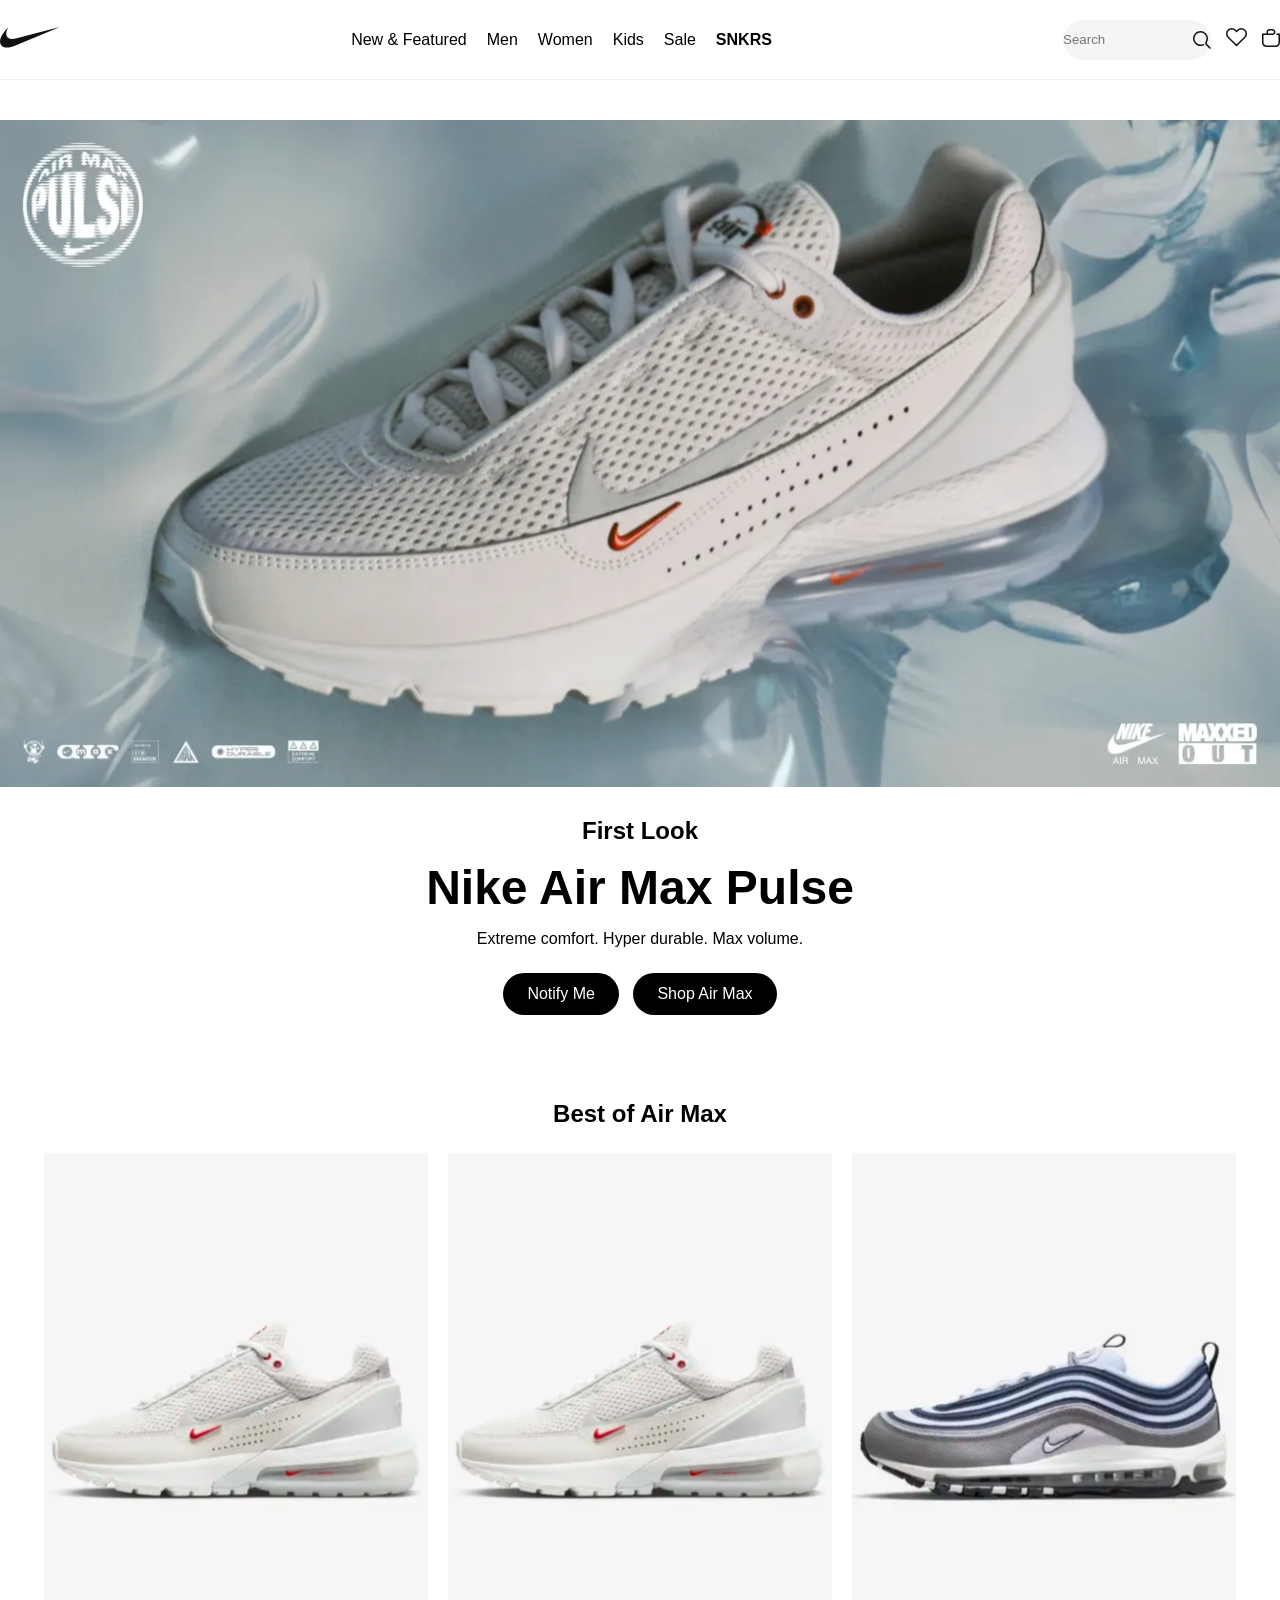
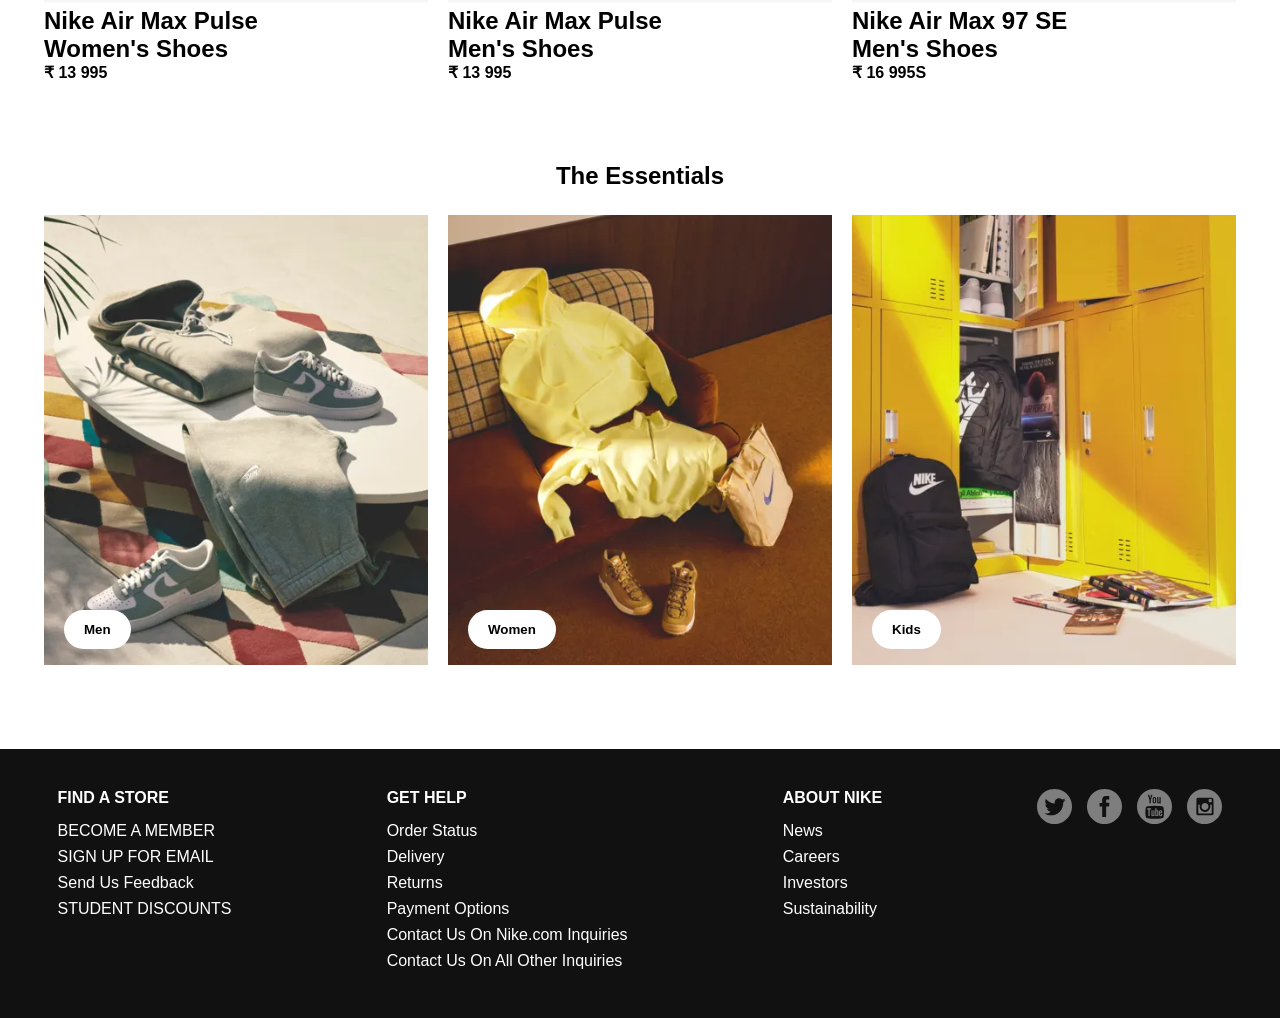
<file: index.html>
<!DOCTYPE html>
<html lang="uk">
<head>
    <meta charset="UTF-8">
    <meta name="viewport" content="width=device-width, initial-scale=1.0">
    <title>Nike Full Page</title>
    <link rel="stylesheet" href="style.css">
</head>
<body>

<header class="header">

    <div class="logo">
        <a href="index.html">
            <img src="img/nike_logo.svg" alt="Nike">
        </a>
    </div>

    <nav class="nav">

        <ul class="nav__list">

            <li>
                <a href="index.html" class="hero-link">
                    New & Featured
                </a>
            </li>

            <li>
                <a href="NikeShop.html#mens" class="hero-link">
                    Men
                </a>
            </li>

            <li>
                <a href="NikeShop.html#womens" class="hero-link">
                    Women
                </a>
            </li>

            <li>Kids</li>
            <li>Sale</li>

            <li>
                <a href="login.html" class="login-link">
                    SNKRS
                </a>
            </li>

        </ul>

    </nav>

    <div class="header-right">

        <div class="search">
            <input type="text" placeholder="Search">
            <img src="img/posuk.svg" alt="">
        </div>

        <div class="header-icons">
            <div>
                <img src="img/love.svg" alt="">
            </div>

            <div>
                <img src="img/Chemodan.svg" alt="">
            </div>
        </div>

    </div>

</header>

<section class="hero">

    <div class="hero__image">
        <img src="img/Nike.svg" alt="">
    </div>

    <div class="hero__content">

        <h2>First Look</h2>

        <h1>Nike Air Max Pulse</h1>

        <p>
            Extreme comfort. Hyper durable. Max volume.
        </p>

        <div class="hero__actions">

            <a href="#" class="btn">
                Notify Me
            </a>

            <a href="NikeShop.html" class="btn">
                Shop Air Max
            </a>

        </div>

    </div>

</section>

<section class="shop-container">

    <h1 class="shop-title">
        Best of Air Max
    </h1>

    <div class="image-wrapper">

        <div class="image-item">
            <img src="img/Nikeshop1.svg" alt="">
            <h2>Nike Air Max Pulse</h2>
            <h2>Women's Shoes</h2>
            <h4>₹ 13 995</h4>
        </div>

        <div class="image-item">
            <img src="img/Nikeshop1.svg" alt="">
            <h2>Nike Air Max Pulse</h2>
            <h2>Men's Shoes</h2>
            <h4>₹ 13 995</h4>
        </div>

        <div class="image-item">
            <img src="img/Nikeshop2.svg" alt="">
            <h2>Nike Air Max 97 SE</h2>
            <h2>Men's Shoes</h2>
            <h4>₹ 16 995S</h4>
        </div>

    </div>

</section>

<section class="shop-container2">

    <h1 class="shop-title">
        The Essentials
    </h1>

    <div class="image-wrapper">

        <div class="image-item essentials-card">
            <img src="img/Nikeshop3.svg" alt="">
            <button class="essentials-btn">Men</button>
        </div>

        <div class="image-item essentials-card">
            <img src="img/Nikeshop4.svg" alt="">
            <button class="essentials-btn">Women</button>
        </div>

        <div class="image-item essentials-card">
            <img src="img/Nikeshop5.svg" alt="">
            <button class="essentials-btn">Kids</button>
        </div>

    </div>

</section>

<footer>

    <div class="footer">

        <div>
            <h4>FIND A STORE</h4>
            <p>BECOME A MEMBER</p>
            <p>SIGN UP FOR EMAIL</p>
            <p>Send Us Feedback</p>
            <p>STUDENT DISCOUNTS</p>
        </div>

        <div>
            <h4>GET HELP</h4>
            <p>Order Status</p>
            <p>Delivery</p>
            <p>Returns</p>
            <p>Payment Options</p>
            <p>Contact Us On Nike.com Inquiries</p>
            <p>Contact Us On All Other Inquiries</p>
        </div>

        <div>
            <h4>ABOUT NIKE</h4>
            <p>News</p>
            <p>Careers</p>
            <p>Investors</p>
            <p>Sustainability</p>
        </div>

        <div class="social">
            <div class="social-icons">

                <div>
                    <img src="img/Twitt_logo.svg" alt="">
                </div>

                <div>
                    <img src="img/Facebook_logo.svg" alt="">
                </div>

                <div>
                    <img src="img/YT_logo.svg" alt="">
                </div>

                <div>
                    <img src="img/Insta_logo.svg" alt="">
                </div>

            </div>
        </div>
    </div>

</footer>

</body>
</html>
</file>
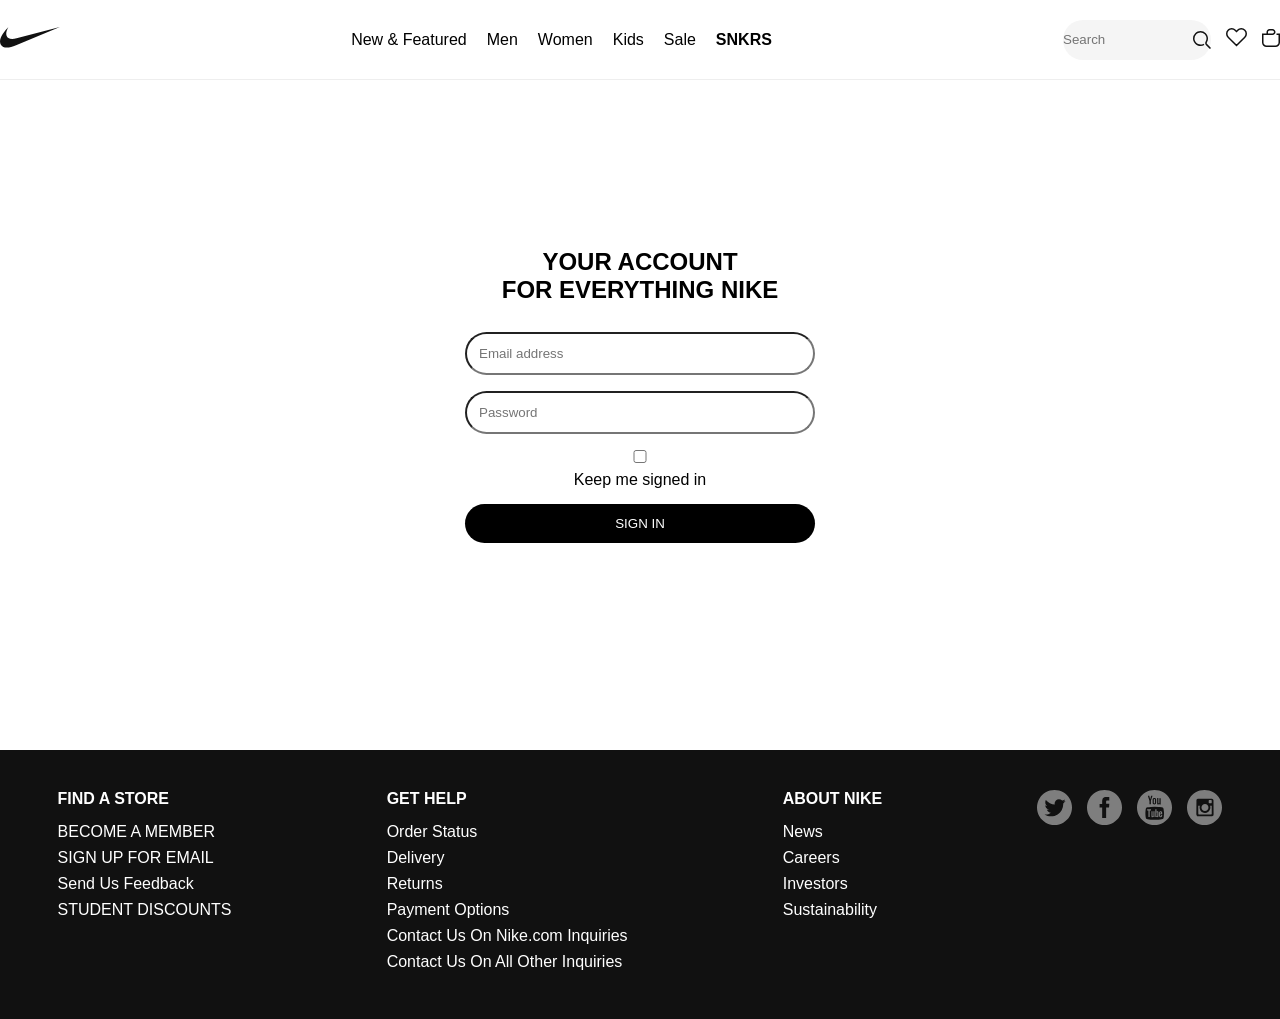
<file: login.html>
<!DOCTYPE html>
<html lang="en">
<head>
    <meta charset="UTF-8">
    <meta name="viewport" content="width=device-width, initial-scale=1.0">
    <title>Login Nike</title>
    <link rel="stylesheet" href="style.css">
</head>
<body>

<header class="header">

    <div class="logo">
        <a href="index.html">
            <img src="img/nike_logo.svg" alt="Nike">
        </a>
    </div>

    <nav class="nav">

        <ul class="nav__list">

            <li>
                <a href="index.html" class="hero-link">
                    New & Featured
                </a>
            </li>

            <li>
                <a href="NikeShop.html#mens" class="hero-link">
                    Men
                </a>
            </li>

            <li>
                <a href="NikeShop.html#womens" class="hero-link">
                    Women
                </a>
            </li>

            <li>Kids</li>
            <li>Sale</li>

            <li>
                <a href="login.html" class="login-link">
                    SNKRS
                </a>
            </li>

        </ul>

    </nav>

    <div class="header-right">

        <div class="search">
            <input type="text" placeholder="Search">
            <img src="img/posuk.svg" alt="">
        </div>

        <div class="header-icons">
            <div>
                <img src="img/love.svg" alt="">
            </div>

            <div>
                <img src="img/Chemodan.svg" alt="">
            </div>
        </div>

    </div>

</header>

<section class="login-section">

    <div class="login-box">

        <h2>
            YOUR ACCOUNT <br>
            FOR EVERYTHING NIKE
        </h2>

        <input type="email" placeholder="Email address">

        <input type="password" placeholder="Password">

        <label>
            <input type="checkbox">
            Keep me signed in
        </label>

        <div class="SignIn">
            <button>SIGN IN</button>
        </div>

    </div>

</section>

<footer>

    <div class="footer">

        <div>
            <h4>FIND A STORE</h4>

            <p>BECOME A MEMBER</p>
            <p>SIGN UP FOR EMAIL</p>
            <p>Send Us Feedback</p>
            <p>STUDENT DISCOUNTS</p>
        </div>

        <div>
            <h4>GET HELP</h4>

            <p>Order Status</p>
            <p>Delivery</p>
            <p>Returns</p>
            <p>Payment Options</p>
            <p>Contact Us On Nike.com Inquiries</p>
            <p>Contact Us On All Other Inquiries</p>
        </div>

        <div>
            <h4>ABOUT NIKE</h4>

            <p>News</p>
            <p>Careers</p>
            <p>Investors</p>
            <p>Sustainability</p>
        </div>

        <div class="social">

            <div class="social-icons">

                <div>
                    <img src="img/Twitt_logo.svg" alt="">
                </div>

                <div>
                    <img src="img/Facebook_logo.svg" alt="">
                </div>

                <div>
                    <img src="img/YT_logo.svg" alt="">
                </div>

                <div>
                    <img src="img/Insta_logo.svg" alt="">
                </div>

            </div>

        </div>

    </div>

</footer>

</body>
</html>
</file>
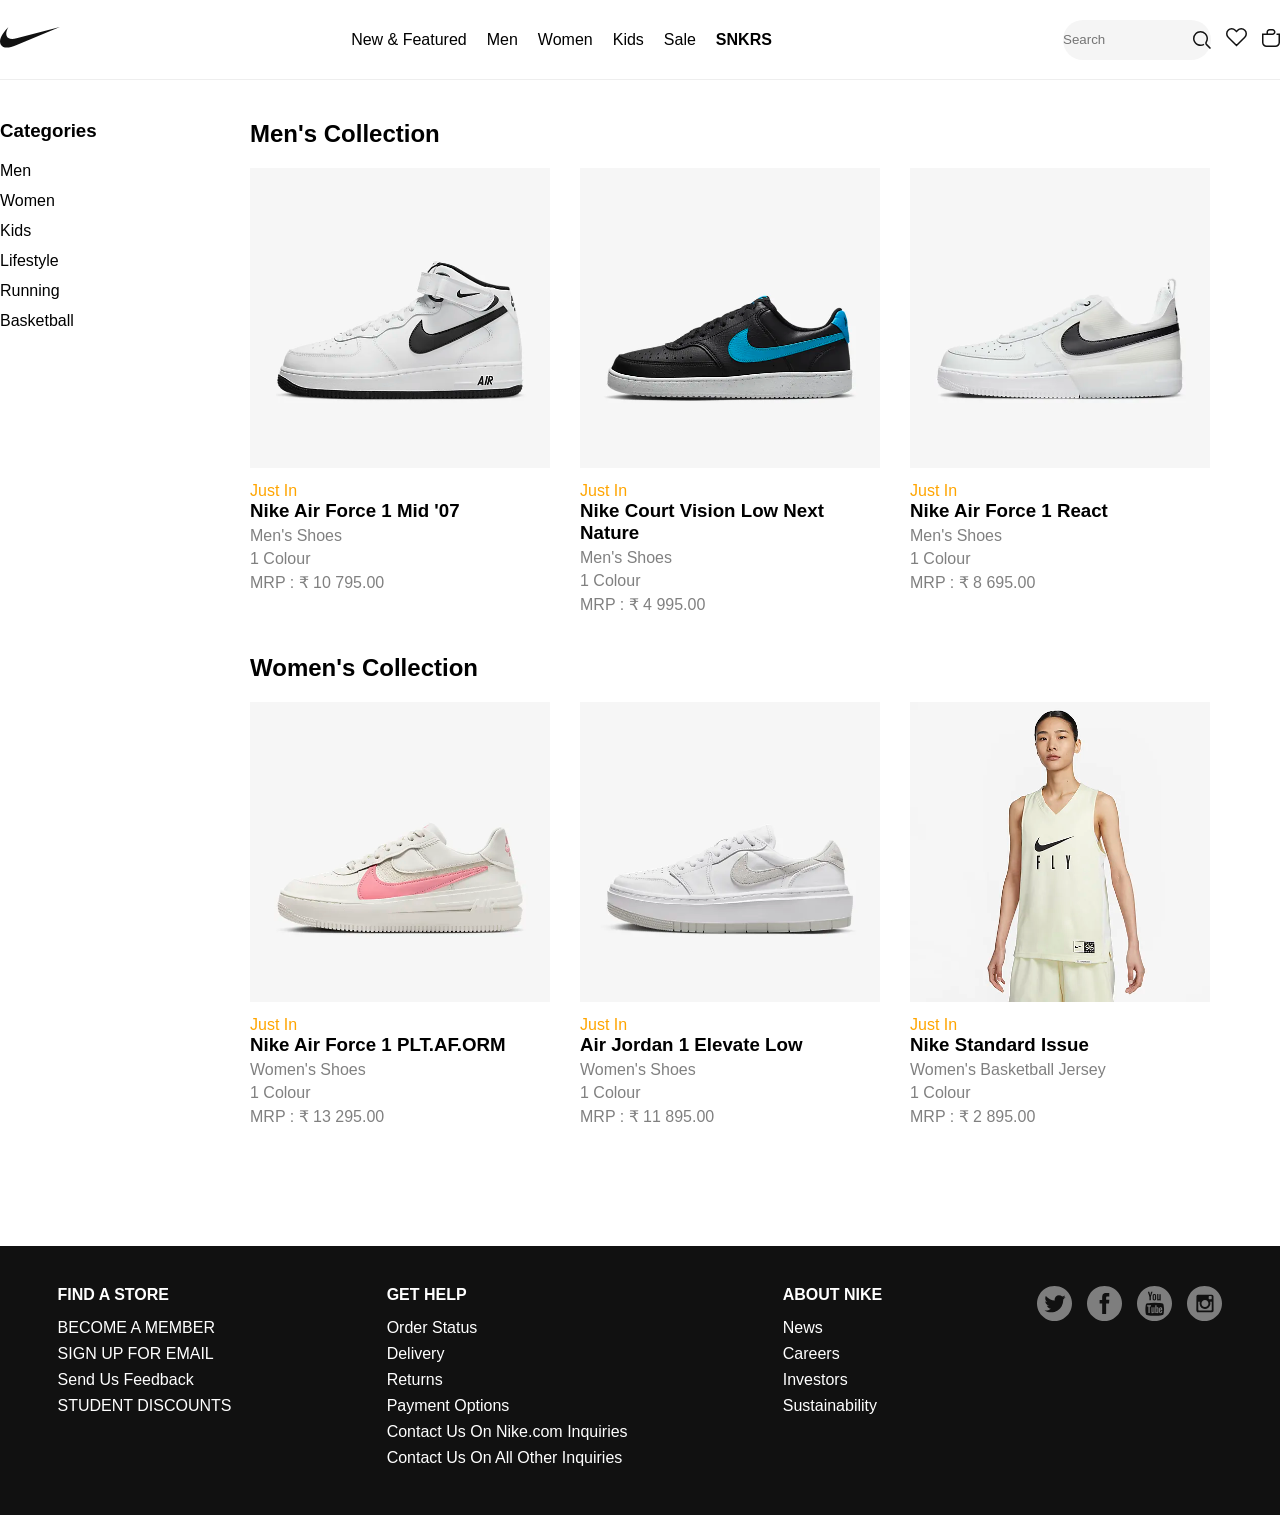
<file: NikeShop.html>
<!DOCTYPE html>
<html lang="en">
<head>
    <meta charset="UTF-8">
    <meta name="viewport" content="width=device-width, initial-scale=1.0">
    <title>Nike Shop</title>
    <link rel="stylesheet" href="style.css">
</head>
<body>

<header class="header">

    <div class="logo">
        <a href="index.html">
            <img src="img/nike_logo.svg" alt="Nike">
        </a>
    </div>

    <nav class="nav">

        <ul class="nav__list">

            <li>
                <a href="index.html" class="hero-link">
                    New & Featured
                </a>
            </li>

            <li>
                <a href="NikeShop.html#mens" class="hero-link">
                    Men
                </a>
            </li>

            <li>
                <a href="NikeShop.html#womens" class="hero-link">
                    Women
                </a>
            </li>

            <li>Kids</li>
            <li>Sale</li>

            <li>
                <a href="login.html" class="login-link">
                    SNKRS
                </a>
            </li>

        </ul>

    </nav>

    <div class="header-right">

        <div class="search">
            <input type="text" placeholder="Search">
            <img src="img/posuk.svg" alt="">
        </div>

        <div class="header-icons">
            <div>
                <img src="img/love.svg" alt="">
            </div>

            <div>
                <img src="img/Chemodan.svg" alt="">
            </div>
        </div>

    </div>

</header>

<main class="shop-layout">

    <aside class="sidebar">

        <h3>Categories</h3>

        <ul>

            <li><a href="#mens">Men</a></li>
            <li><a href="#womens">Women</a></li>
            <li><a href="#">Kids</a></li>
            <li><a href="#">Lifestyle</a></li>
            <li><a href="#">Running</a></li>
            <li><a href="#">Basketball</a></li>

        </ul>

    </aside>

    <section class="shop-content">

        <h1 id="mens">Men's Collection</h1>

        <div class="products">

            <div class="product-card">
                <img src="img/Aktion1.svg" alt="">
                <div class="product-info">
                    <span>Just In</span>
                    <h3>Nike Air Force 1 Mid '07</h3>
                    <p>Men's Shoes</p>
                    <p>1 Colour</p>
                    <p>MRP : ₹ 10 795.00</p>
                </div>
            </div>

            <div class="product-card">
                <img src="img/Aktion2.svg" alt="">
                <div class="product-info">
                    <span>Just In</span>
                    <h3>Nike Court Vision Low Next Nature</h3>
                    <p>Men's Shoes</p>
                    <p>1 Colour</p>
                    <p>MRP : ₹ 4 995.00</p>
                </div>
            </div>

            <div class="product-card">
                <img src="img/Aktion4.svg" alt="">
                <div class="product-info">
                    <span>Just In</span>
                    <h3>Nike Air Force 1 React</h3>
                    <p>Men's Shoes</p>
                    <p>1 Colour</p>
                    <p>MRP : ₹ 8 695.00</p>
                </div>
            </div>

        </div>

        <h1 id="womens">Women's Collection</h1>

        <div class="products">

            <div class="product-card">
                <img src="img/Aktion3.svg" alt="">
                <div class="product-info">
                    <span>Just In</span>
                    <h3>Nike Air Force 1 PLT.AF.ORM</h3>
                    <p>Women's Shoes</p>
                    <p>1 Colour</p>
                    <p>MRP : ₹ 13 295.00</p>
                </div>
            </div>

            <div class="product-card">
                <img src="img/Aktion5.svg" alt="">
                <div class="product-info">
                    <span>Just In</span>
                    <h3>Air Jordan 1 Elevate Low</h3>
                    <p>Women's Shoes</p>
                    <p>1 Colour</p>
                    <p>MRP : ₹ 11 895.00</p>
                </div>
            </div>

            <div class="product-card">
                <img src="img/Aktion6.svg" alt="">
                <div class="product-info">
                    <span>Just In</span>
                    <h3>Nike Standard Issue</h3>
                    <p>Women's Basketball Jersey</p>
                    <p>1 Colour</p>
                    <p>MRP : ₹ 2 895.00</p>
                </div>
            </div>

        </div>

    </section>

</main>

<footer>

    <div class="footer">

        <div>
            <h4>FIND A STORE</h4>
            <p>BECOME A MEMBER</p>
            <p>SIGN UP FOR EMAIL</p>
            <p>Send Us Feedback</p>
            <p>STUDENT DISCOUNTS</p>
        </div>

        <div>
            <h4>GET HELP</h4>
            <p>Order Status</p>
            <p>Delivery</p>
            <p>Returns</p>
            <p>Payment Options</p>
            <p>Contact Us On Nike.com Inquiries</p>
            <p>Contact Us On All Other Inquiries</p>
        </div>

        <div>
            <h4>ABOUT NIKE</h4>
            <p>News</p>
            <p>Careers</p>
            <p>Investors</p>
            <p>Sustainability</p>
        </div>

        <div class="social">

            <div class="social-icons">

                <div>
                    <img src="img/Twitt_logo.svg" alt="">
                </div>

                <div>
                    <img src="img/Facebook_logo.svg" alt="">
                </div>

                <div>
                    <img src="img/YT_logo.svg" alt="">
                </div>

                <div>
                    <img src="img/Insta_logo.svg" alt="">
                </div>

            </div>

        </div>

    </div>

</footer>

</body>
</html>
</file>
<file: style.css>
*{
    margin:0;
    padding:0;
    box-sizing:border-box;
    font-family:Arial,sans-serif;
}

body{
    background:white;
}

/* HEADER */

.header{
    display:flex;
    justify-content:space-between;
    align-items:center;
    min-height:80px;
    border-bottom:1px solid #eee;
}

.logo img{
    width:60px;
}

.nav__list{
    display:flex;
    list-style:none;
    gap:20px;
}

.nav__list a{
    text-decoration:none;
    color:black;
}

.login-link{
    font-weight:bold;
}

.hero-link{
    color:black;
    text-decoration:none;
}

.header-right{
    display:flex;
    align-items:center;
    gap:15px;
}

.search{
    display:flex;
    align-items:center;
    gap:10px;
    background:#f5f5f5;
    border-radius:30px;
    height:40px;
}

.search input{
    border:none;
    background:transparent;
    outline:none;
    width:120px;
}

.header-icons{
    display:flex;
    gap:15px;
    font-size:22px;
}

/* HERO */

.hero{
    text-align:center;
    padding-top:40px;
    padding-bottom:40px;
}

.hero__image{
    width:100%;
    background:#f5f5f5;
}

.hero__image img{
    width:100%;
    display:block;
}

.hero__content{
    margin-top:30px;
}

.hero__content h1{
    font-size:48px;
    margin:15px 0;
}

.hero__actions{
    margin-top:20px;
}

.btn{
    display:inline-block;
    padding:12px 24px;
    background:black;
    color:white;
    text-decoration:none;
    margin:5px;
    border-radius:100px;
}

/* MAIN SECTIONS */

.shop-container,
.shop-container2{
    padding-top:40px;
    padding-bottom:40px;
}

.shop-title{
    text-align:center;
    margin-bottom:25px;
}

.image-wrapper{
    display:flex;
    justify-content:center;
    gap:20px;
}

.image-item{
    width:30%;
    position:relative;
}

.image-item img{
    width:100%;
    height:450px;
    object-fit:cover;
}

/* ESSENTIALS BUTTONS */

.essentials-card{
    position:relative;
}

.essentials-btn{
    position:absolute;
    bottom:20px;
    left:20px;
    border:none;
    background:white;
    padding:12px 20px;
    cursor:pointer;
    font-weight:bold;
    border-radius:100px;
}

/* LOGIN */

.login-section{
    display:flex;
    justify-content:center;
    align-items:center;
    min-height:70vh;
}

.login-box{
    width:350px;
    text-align:center;
}

.login-box h2{
    margin-bottom:20px;
}

.login-box input{
    width:100%;
    padding:12px;
    margin:8px 0;
    border-radius:100px;
}

.SignIn button{
    width:100%;
    padding:12px;
    border:none;
    background:black;
    color:white;
    margin-top:15px;
    border-radius:100px;
}

/* SHOP PAGE */

.shop-layout{
    display:flex;
    gap:30px;
    padding-top:40px;
    padding-bottom:40px;
}

.sidebar{
    min-width:220px;
}

.sidebar h3{
    margin-bottom:20px;
}

.sidebar ul{
    list-style:none;
}

.sidebar li{
    margin-bottom:12px;
}

.sidebar a{
    text-decoration:none;
    color:black;
}

.shop-content{
    flex:1;
}

.products{
    display:flex;
    gap:30px;
    flex-wrap:wrap;
    margin-top:20px;
    margin-bottom:40px;
}

.product-card{
    width:300px;
}

.product-card img{
    width:100%;
    height:300px;
    object-fit:contain;
    background:#f5f5f5;
}

.product-info{
    margin-top:10px;
}

.product-info span{
    color:orange;
}

.product-info p{
    color:gray;
    margin-top:5px;
}

/* FOOTER */

footer{
    background:#111;
    color:white;
    margin-top:40px;
}

.footer{
    display:flex;
    justify-content:space-around;
    flex-wrap:wrap;
    gap:40px;
    padding-top:40px;
    padding-bottom:40px;
}

.footer h4{
    margin-bottom:15px;
}

.footer p{
    margin-bottom:8px;
}

/* SOCIAL */

.social-icons{
    display:flex;
    gap:15px;
    align-items:center;
}

.social-icons img{
    width:35px;
    height:35px;
    cursor:pointer;
}

/* TABLET */

@media(max-width:1024px){

    .header{
        flex-wrap:wrap;
        gap:15px;
    }

    .shop-layout{
        flex-direction:column;
    }

    .sidebar{
        min-width:100%;
    }

    .image-wrapper{
        flex-wrap:wrap;
    }

    .image-item{
        width:45%;
    }

}

/* PHONE */

@media(max-width:768px){

    .header{
        flex-direction:column;
    }

    .nav__list{
        flex-wrap:wrap;
        justify-content:center;
    }

    .header-right{
        flex-direction:column;
    }

    .image-wrapper{
        flex-direction:column;
        align-items:center;
    }

    .image-item{
        width:90%;
    }

    .products{
        justify-content:center;
    }

    .product-card{
        width:90%;
    }

    .footer{
        flex-direction:column;
        text-align:center;
    }

    .social-icons{
        justify-content:center;
    }

    .hero__content h1{
        font-size:34px;
    }

}
</file>
